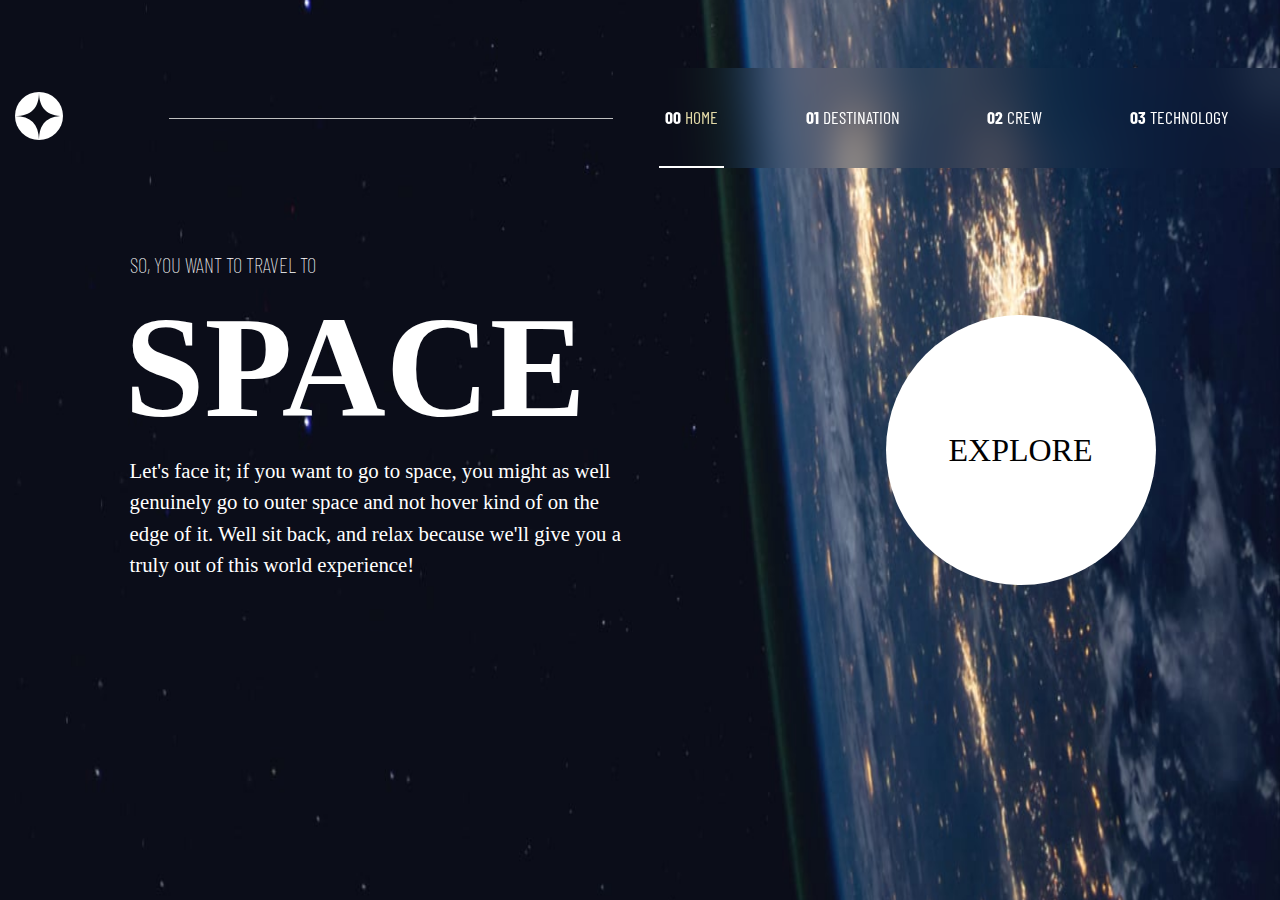
<file: index.html>
<!DOCTYPE html>
<html lang="en">
<head>
    <meta charset="UTF-8">
    <link rel="preconnect" href="https://fonts.googleapis.com">
    <link rel="preconnect" href="https://fonts.gstatic.com" crossorigin>
    <link href="https://fonts.googleapis.com/css2?family=Barlow+Condensed:ital,wght@0,100;0,200;0,300;0,400;0,500;0,600;0,700;0,800;0,900;1,100;1,200;1,300;1,400;1,500;1,600;1,700;1,800;1,900&family=Inter:wght@100..900&family=Libre+Franklin:ital,wght@0,100..900;1,100..900&display=swap" rel="stylesheet">
    <link rel="stylesheet" href="index.css" id="stylesheet">
    <meta name="viewport" content="width=device-width, initial-scale=1.0">
    <title>Space Tourism Website</title>
</head>
<body>
    <button class="tab"><svg width="24" height="18" xmlns="http://www.w3.org/2000/svg"><path d="M24 16v2H0v-2h24zm0-8v2H0V8h24zm0-8v2H0V0h24z" fill="#FFF" fill-rule="evenodd"/></svg></button>
    <nav class="me hider">
        <div class="rotater">
            <svg class="rotated" xmlns="http://www.w3.org/2000/svg" width="48" height="48"><g fill="none" fill-rule="evenodd"><circle cx="24" cy="24" r="24" fill="#FFF"/><path fill="#0B0D17" d="M24 0c0 16-8 24-24 24 15.718.114 23.718 8.114 24 24 0-16 8-24 24-24-16 0-24-8-24-24z"/></g></svg>
        </div>
        <span></span>
        <ul>
            <a href="#"><button class="first"><b>00</b> HOME</button></a>
            <a href="destination.html"><button class="second"><b>01</b> DESTINATION</button></a>
            <a href="crew.html"><button class="third"><b>02</b> CREW</button></a>
            <a href="technology.html"><button class="fourth"><b>03</b> TECHNOLOGY</button></a>
        </ul>
    </nav>
    
    
    <main>
        <div class="wrapper">
            <div class="note">
                <p class="h2">SO, YOU WANT TO TRAVEL TO</p>
                <h1>SPACE</h1>
                <p>Let's face it; if you want to go to space, you might as well genuinely go to outer space and not hover kind of on the edge of it. Well sit back, and relax because we'll give you a truly out of this world experience!</p>
            </div>
            <div class="explore">
                <a href="destination.html"><button class="explor">EXPLORE</button></a>
            </div>
        </div>
    </main>
</body>
<script src="index.js"></script>
</html>
</file>
<file: index.css>
body {
    background-image: url('background-home-desktop.jpg');
    background-repeat: no-repeat;
    background-size: 100% 150%;
    background-position: center;
    margin: 0;
    padding: 0;
    min-height: 90vh;
}
* {
    color: white;
}
nav {
    display: flex;
    align-items: center;
    min-width: 70px;
    margin-top: 3em;
    padding: 20px 0 20px 10px;
    box-sizing: border-box;
    justify-content: flex-end;
}
nav ul {
    padding: 0 1em;
    background-color: transparent;
    backdrop-filter: blur(20px);
    margin:0;
    height: 100px;
    display: flex;
    justify-content: space-around;
    align-items: center;
    gap: 1em;
    width: 50%;
}
nav .rotater {
    margin: 5px;
    margin-right: auto;
    
}

nav .rotated {
    animation: rotate 4s linear infinite;
}
@keyframes rotate {
    0% {
        
        transform: rotate(0deg);
    }
    100% {
        transform: rotate(360deg);
    }
}
nav span {
    width: 35%;
    height: 1px;
    background-color: silver;
    z-index: 1;
}

nav button {
    background-color: transparent;
    border: none;
    cursor: pointer;
    font-size: 1.1em;
    height: 100px;
    color: white;
    border-bottom: 2px solid transparent;
    text-decoration: none;
    font-family: "Barlow Condensed", sans-serif;
}
nav button:hover, nav button:focus {
    border-bottom: 2px solid white;
    color: rgb(226, 217, 167);
    text-shadow: 0 0 7px 5px rgb(230, 207, 77);
}
nav .first {
    border-bottom: 2px solid white;
    color: rgb(226, 217, 167);
    text-shadow: 0 0 7px 5px rgb(230, 207, 77);
}
.wrapper {
    display: flex;
    justify-content: space-around;
    margin-top: 3.5em;
}
.note {
    max-width: 40%;
}
.note .h2 {
    margin: 5px;
    font-weight: lighter;
    display: inline-block;
    width: 100%;
    font-family: "Barlow Condensed", sans-serif;
    transition: ease-in 2s ;
}

.note p {
    font-size: 1.3em;
    line-height: 1.5em;
    min-width: 373px;
    margin: 5px;
    animation: slide 2s ease-in-out forwards;
}
@keyframes slide {
    from {
        transform: scale(0);
        opacity: 0;
    }
    to {
        transform: scale(1);
        opacity: 1;
    }
    
}
.note h1 {
    font-size: 9em;
    display: inline-block;
    margin: auto;
    text-align: center;
}
.explore {
    display: flex;
    align-items: flex-end;
}
.explore button {
    color: black;
    font-family: 'Times New Roman', Times, serif;
    background-color: white;
    border: none;
    width: 270px;
    height: 270px;
    border-radius: 50%;
    font-size: 2em;
    cursor: pointer;
    transition: 1s ease-in-out;
    animation: star 1s ease-in forwards;
    
    
}
.explore button:hover {
    box-shadow: 0 0 0 40px rgba(255, 255, 255, 0.555);
}
.tab {
    display: none;
}
@keyframes star {
    from {
        transform: scale(0);
        
    }
    to {
        transform: scale(1);
    }
}
@media (max-width: 870px) {
    nav ul {
        flex-direction: column;
        background-color: transparent;
        backdrop-filter: blur(20px);
        width: 70%;
        height: 100%;
        position: absolute;
        top: 0;
        right: 0;
        z-index: 1;
        align-items: flex-start;
        justify-content: flex-start;
        padding-top: 3em;
        gap: 2em;
        animation: slide 1s ease-in-out forwards ;
       }
    nav button {
        height: 40px;
    }
    nav span {
        display: none;
    }
    nav button {
        border: 2px solid transparent;
        text-decoration: none;
        font-family: "Barlow Condensed", sans-serif;
        padding-right: 10em;
    }
    nav button:hover, nav button:focus {
        border-color: transparent;
        border-right: 2px solid white;
        color: rgb(226, 217, 167);
        text-shadow: 0 0 7px 5px rgb(230, 207, 77);
    }
    nav .first {
        border-color: transparent;
        border-right: 2px solid white;
        color: rgb(226, 217, 167);
        text-shadow: 0 0 7px 5px rgb(230, 207, 77);
    }
    .hider {
        display: none;
    }
    .note {
        text-align: center;
    }
    .note h1 {
        font-size: 3em;
        display: block;
        margin: auto;
    }
    .note p {
        min-width: unset;
        font-size: 1em;
    }
    .wrapper {
        flex-direction: column;
        justify-content: center;
        align-items: center;
        gap: 4em;
        padding-bottom: 2.5em;
    } 
    .tab {
        display: unset;
       position: absolute;
       top: 15px;
       right: 15px;
       border: none;
       background: transparent;
        padding: 10px 10px;
        cursor: pointer;
        z-index: 2;
     }
     @keyframes slide {
        from {
            transform: translateX(100%);
            opacity: 0;
        }
        to {
            transform: translateX(0);
            opacity: 1;
        }
        
    }
}
</file>
